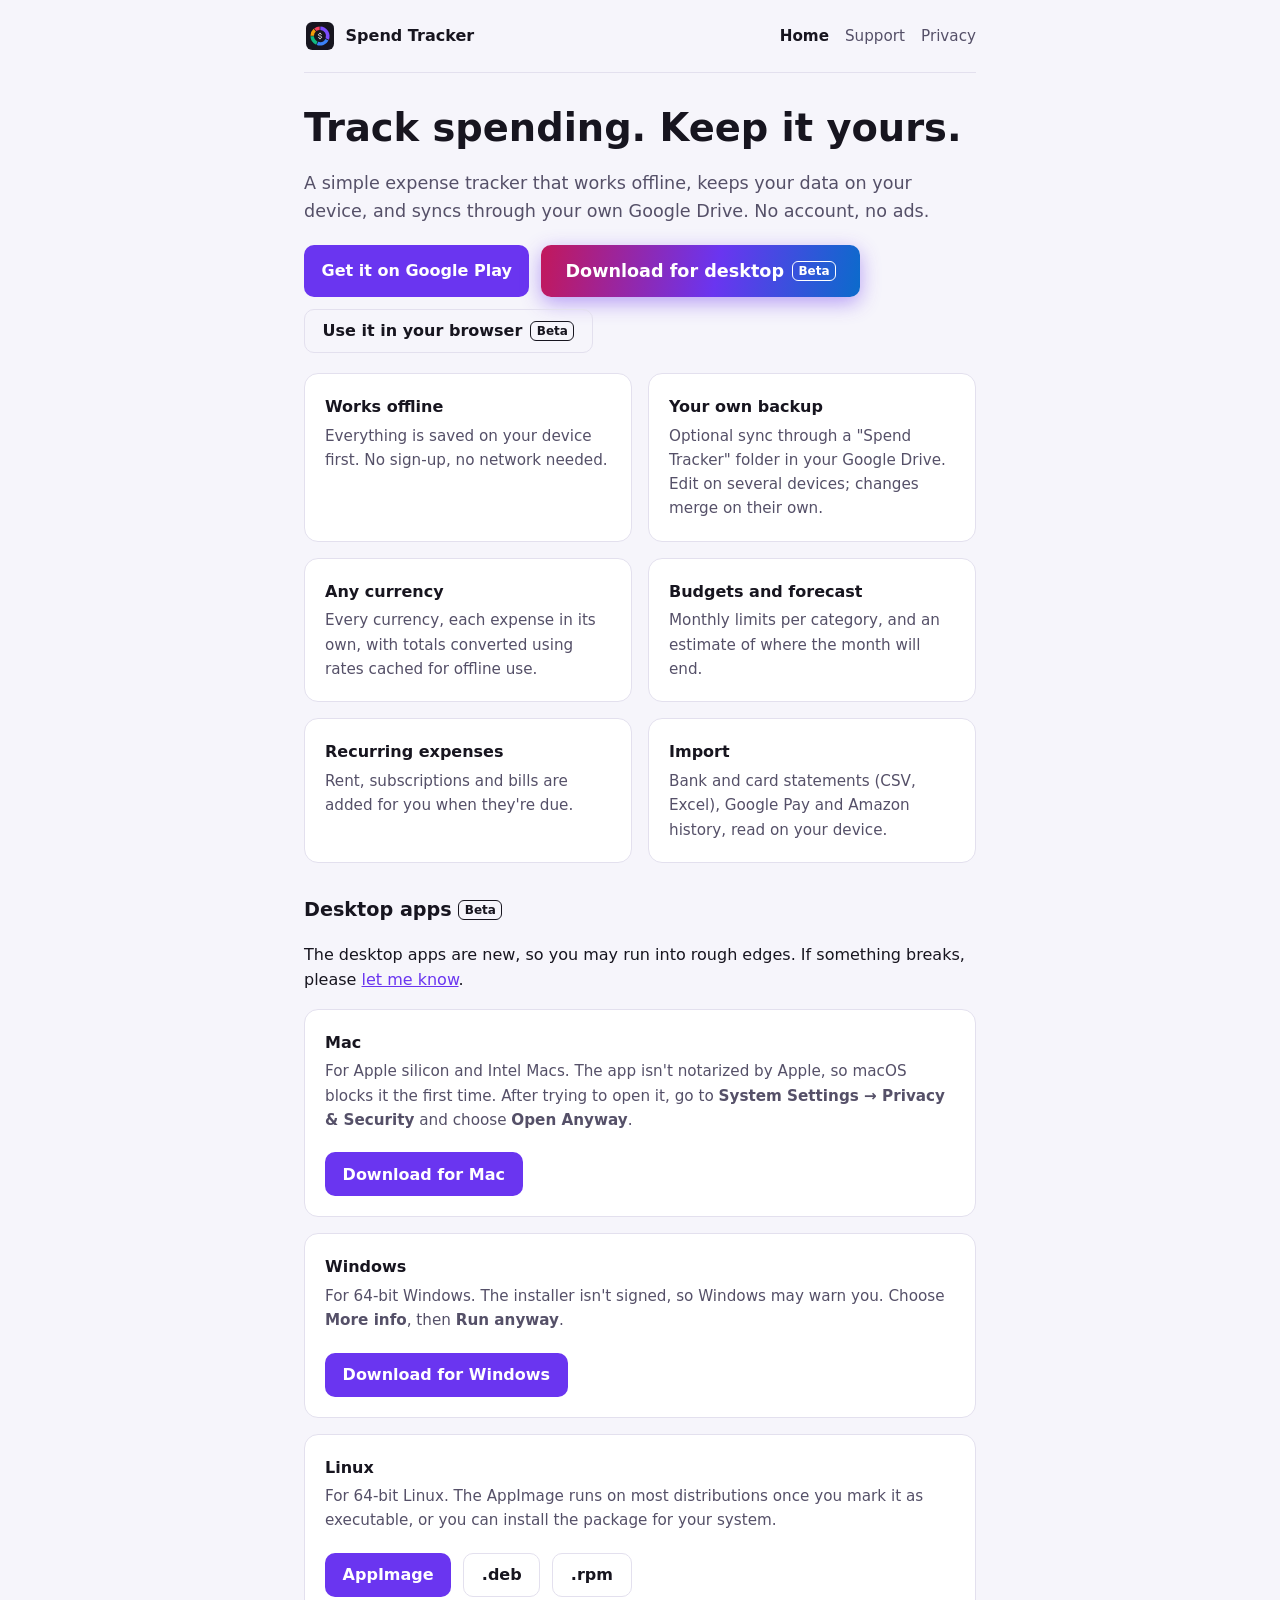
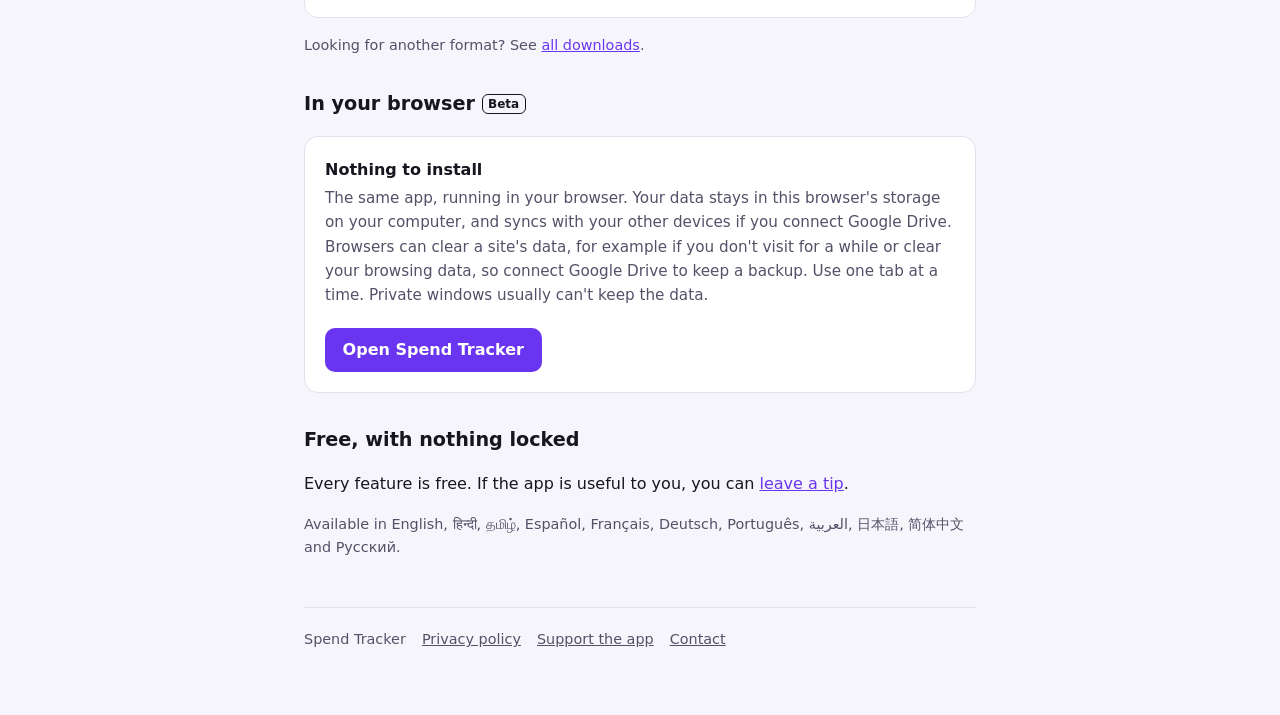
<file: index.html>
<!doctype html>
<html lang="en">
<head>
<meta charset="utf-8">
<meta name="viewport" content="width=device-width, initial-scale=1, viewport-fit=cover">
<title>Spend Tracker: Private Offline Expense Tracker &amp; Budget App for Android</title>
<meta name="description" content="Free expense tracker and budget app for Android, desktop and web. Works offline, no account or ads, multi-currency, budgets, forecasts, recurring bills and bank statement import. Syncs through your own Google Drive.">
<link rel="canonical" href="https://vasanthakumarv.github.io/SpendTracker/">
<meta property="og:type" content="website">
<meta property="og:site_name" content="Spend Tracker">
<meta property="og:title" content="Spend Tracker: Private Offline Expense Tracker">
<meta property="og:description" content="Free, offline, no account, no ads. Budgets, forecasts and multi-currency, synced through your own Google Drive.">
<meta property="og:url" content="https://vasanthakumarv.github.io/SpendTracker/">
<meta name="twitter:card" content="summary">
<script type="application/ld+json">
{
  "@context": "https://schema.org",
  "@type": "MobileApplication",
  "name": "Spend Tracker: Sync & Forecast",
  "operatingSystem": "Android",
  "applicationCategory": "FinanceApplication",
  "description": "A free, offline expense tracker with budgets, forecasts, multi-currency support, recurring expenses and statement import. Syncs through your own Google Drive. No account, no ads.",
  "url": "https://vasanthakumarv.github.io/SpendTracker/",
  "installUrl": "https://play.google.com/store/apps/details?id=io.github.vasanthakumarv.spendtracker",
  "downloadUrl": "https://play.google.com/store/apps/details?id=io.github.vasanthakumarv.spendtracker",
  "offers": { "@type": "Offer", "price": "0", "priceCurrency": "USD" },
  "inLanguage": ["en", "hi", "ta", "es", "fr", "de", "pt", "ar", "ja", "zh-Hans", "ru"]
}
</script>
<link rel="icon" href="icon.svg" type="image/svg+xml">
<link rel="stylesheet" href="style.css">
</head>
<body>
<div class="wrap">
<header><a class="brand" href="index.html"><img src="icon.svg" alt="">Spend Tracker</a><nav><a href="index.html" aria-current="page">Home</a><a href="support.html">Support</a><a href="privacy.html">Privacy</a></nav></header>
<main>
<h1>Track spending. Keep it yours.</h1>
<p class="lead">A simple expense tracker that works offline, keeps your data on your device, and syncs through your own Google Drive. No account, no ads.</p>
<div class="actions">
  <a class="btn" href="https://play.google.com/store/apps/details?id=io.github.vasanthakumarv.spendtracker&referrer=utm_source%3Dwebsite%26utm_medium%3Dhome">Get it on Google Play</a>
  <a class="btn loud" href="#desktop">Download for desktop <span class="badge">Beta</span></a>
  <a class="btn outline" href="#browser">Use it in your browser <span class="badge">Beta</span></a>
</div>
<div class="grid">
  <div class="card"><h3>Works offline</h3><p>Everything is saved on your device first. No sign-up, no network needed.</p></div>
  <div class="card"><h3>Your own backup</h3><p>Optional sync through a "Spend Tracker" folder in your Google Drive. Edit on several devices; changes merge on their own.</p></div>
  <div class="card"><h3>Any currency</h3><p>Every currency, each expense in its own, with totals converted using rates cached for offline use.</p></div>
  <div class="card"><h3>Budgets and forecast</h3><p>Monthly limits per category, and an estimate of where the month will end.</p></div>
  <div class="card"><h3>Recurring expenses</h3><p>Rent, subscriptions and bills are added for you when they're due.</p></div>
  <div class="card"><h3>Import</h3><p>Bank and card statements (CSV, Excel), Google Pay and Amazon history, read on your device.</p></div>
</div>
<h2 id="desktop">Desktop apps <span class="badge">Beta</span></h2>
<p>The desktop apps are new, so you may run into rough edges. If something breaks, please <a href="mailto:vasanth260m12@gmail.com">let me know</a>.</p>
<div class="card">
  <h3>Mac</h3>
  <p>For Apple silicon and Intel Macs. The app isn't notarized by Apple, so macOS blocks it the first time. After trying to open it, go to <b>System Settings → Privacy &amp; Security</b> and choose <b>Open Anyway</b>.</p>
  <div class="actions"><a class="btn" href="https://github.com/VasanthakumarV/SpendTracker/releases/download/v1.0.4/Spend.Tracker_1.0.4_universal.dmg">Download for Mac</a></div>
</div>
<div class="card">
  <h3>Windows</h3>
  <p>For 64-bit Windows. The installer isn't signed, so Windows may warn you. Choose <b>More info</b>, then <b>Run anyway</b>.</p>
  <div class="actions"><a class="btn" href="https://github.com/VasanthakumarV/SpendTracker/releases/download/v1.0.4/Spend.Tracker_1.0.4_x64-setup.exe">Download for Windows</a></div>
</div>
<div class="card">
  <h3>Linux</h3>
  <p>For 64-bit Linux. The AppImage runs on most distributions once you mark it as executable, or you can install the package for your system.</p>
  <div class="actions">
    <a class="btn" href="https://github.com/VasanthakumarV/SpendTracker/releases/download/v1.0.4/Spend.Tracker_1.0.4_amd64.AppImage">AppImage</a>
    <a class="btn outline" href="https://github.com/VasanthakumarV/SpendTracker/releases/download/v1.0.4/Spend.Tracker_1.0.4_amd64.deb">.deb</a>
    <a class="btn outline" href="https://github.com/VasanthakumarV/SpendTracker/releases/download/v1.0.4/Spend.Tracker-1.0.4-1.x86_64.rpm">.rpm</a>
  </div>
</div>
<p class="muted">Looking for another format? See <a href="https://github.com/VasanthakumarV/SpendTracker/releases/latest">all downloads</a>.</p>
<h2 id="browser">In your browser <span class="badge">Beta</span></h2>
<div class="card">
  <h3>Nothing to install</h3>
  <p>The same app, running in your browser. Your data stays in this browser's storage on your computer, and syncs with your other devices if you connect Google Drive. Browsers can clear a site's data, for example if you don't visit for a while or clear your browsing data, so connect Google Drive to keep a backup. Use one tab at a time. Private windows usually can't keep the data.</p>
  <div class="actions"><a class="btn" href="app/">Open Spend Tracker</a></div>
</div>
<h2>Free, with nothing locked</h2>
<p>Every feature is free. If the app is useful to you, you can <a href="support.html">leave a tip</a>.</p>
<p class="muted">Available in English, हिन्दी, தமிழ், Español, Français, Deutsch, Português, العربية, 日本語, 简体中文 and Русский.</p>

</main>
<footer><span>Spend Tracker</span><a href="privacy.html">Privacy policy</a><a href="support.html">Support the app</a><a href="mailto:vasanth260m12@gmail.com">Contact</a></footer>
</div>
</body>
</html>
</file>
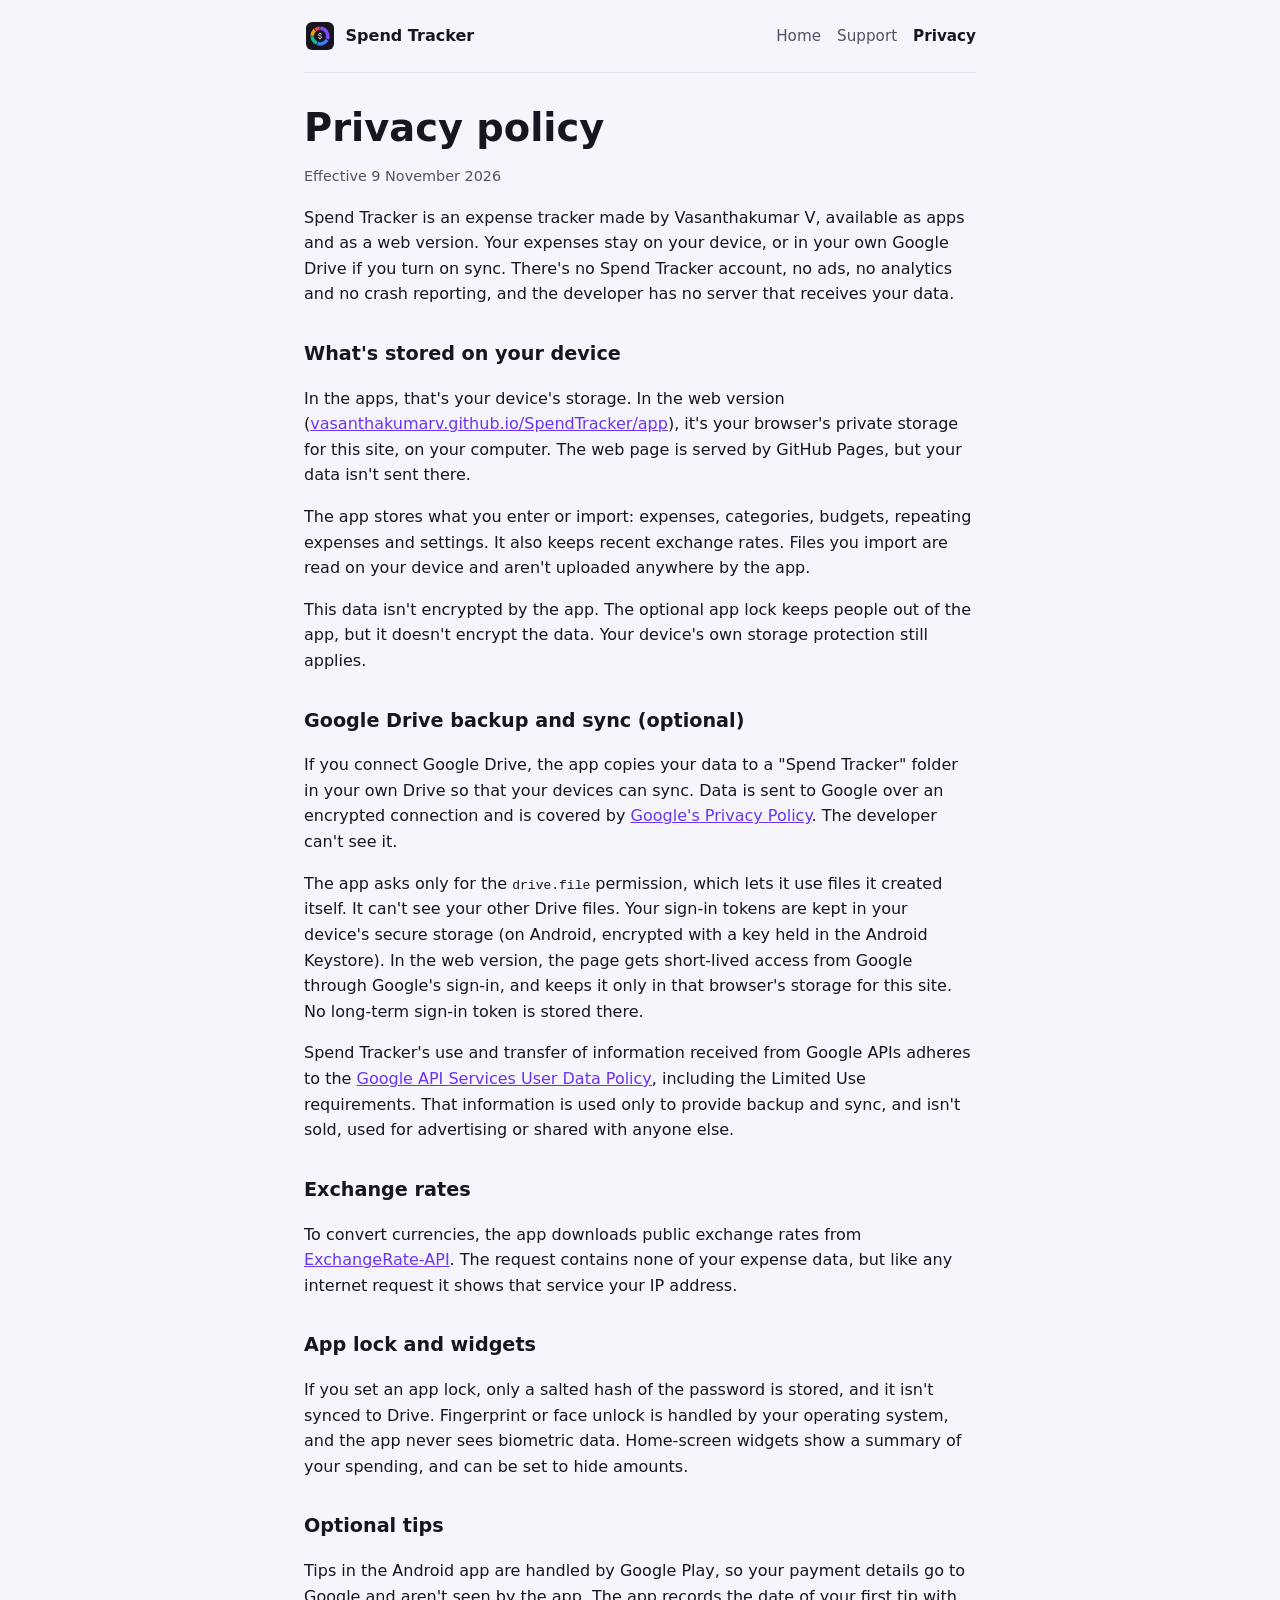
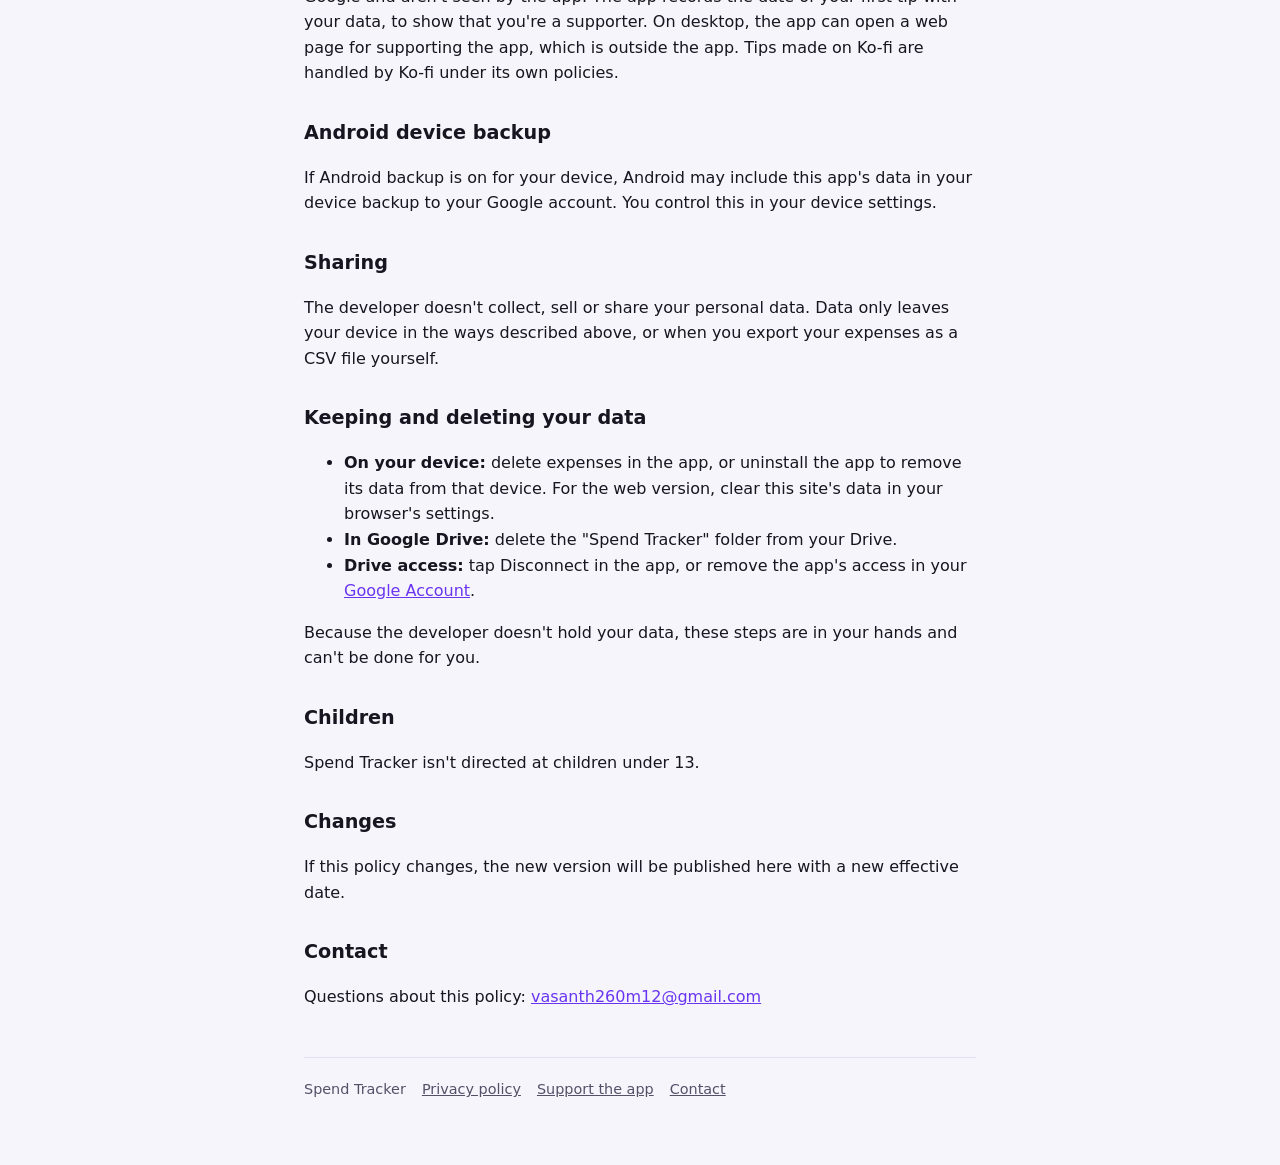
<file: privacy.html>
<!doctype html>
<html lang="en">
<head>
<meta charset="utf-8">
<meta name="viewport" content="width=device-width, initial-scale=1, viewport-fit=cover">
<title>Privacy Policy · Spend Tracker</title>
<meta name="description" content="How Spend Tracker handles your data: stored on your device, optionally backed up to your own Google Drive.">
<link rel="icon" href="icon.svg" type="image/svg+xml">
<link rel="stylesheet" href="style.css">
</head>
<body>
<div class="wrap">
<header><a class="brand" href="index.html"><img src="icon.svg" alt="">Spend Tracker</a><nav><a href="index.html">Home</a><a href="support.html">Support</a><a href="privacy.html" aria-current="page">Privacy</a></nav></header>
<main>
<h1>Privacy policy</h1>
<p class="muted">Effective 9 November 2026</p>

<p>Spend Tracker is an expense tracker made by Vasanthakumar V, available as apps and as a web version. Your expenses stay on your device, or in your own Google Drive if you turn on sync. There's no Spend Tracker account, no ads, no analytics and no crash reporting, and the developer has no server that receives your data.</p>

<h2>What's stored on your device</h2>
<p>In the apps, that's your device's storage. In the web version (<a href="app/">vasanthakumarv.github.io/SpendTracker/app</a>), it's your browser's private storage for this site, on your computer. The web page is served by GitHub Pages, but your data isn't sent there.</p>
<p>The app stores what you enter or import: expenses, categories, budgets, repeating expenses and settings. It also keeps recent exchange rates. Files you import are read on your device and aren't uploaded anywhere by the app.</p>
<p>This data isn't encrypted by the app. The optional app lock keeps people out of the app, but it doesn't encrypt the data. Your device's own storage protection still applies.</p>

<h2>Google Drive backup and sync (optional)</h2>
<p>If you connect Google Drive, the app copies your data to a "Spend Tracker" folder in your own Drive so that your devices can sync. Data is sent to Google over an encrypted connection and is covered by <a href="https://policies.google.com/privacy">Google's Privacy Policy</a>. The developer can't see it.</p>
<p>The app asks only for the <code>drive.file</code> permission, which lets it use files it created itself. It can't see your other Drive files. Your sign-in tokens are kept in your device's secure storage (on Android, encrypted with a key held in the Android Keystore). In the web version, the page gets short-lived access from Google through Google's sign-in, and keeps it only in that browser's storage for this site. No long-term sign-in token is stored there.</p>
<p>Spend Tracker's use and transfer of information received from Google APIs adheres to the <a href="https://developers.google.com/terms/api-services-user-data-policy">Google API Services User Data Policy</a>, including the Limited Use requirements. That information is used only to provide backup and sync, and isn't sold, used for advertising or shared with anyone else.</p>

<h2>Exchange rates</h2>
<p>To convert currencies, the app downloads public exchange rates from <a href="https://www.exchangerate-api.com">ExchangeRate-API</a>. The request contains none of your expense data, but like any internet request it shows that service your IP address.</p>

<h2>App lock and widgets</h2>
<p>If you set an app lock, only a salted hash of the password is stored, and it isn't synced to Drive. Fingerprint or face unlock is handled by your operating system, and the app never sees biometric data. Home-screen widgets show a summary of your spending, and can be set to hide amounts.</p>

<h2>Optional tips</h2>
<p>Tips in the Android app are handled by Google Play, so your payment details go to Google and aren't seen by the app. The app records the date of your first tip with your data, to show that you're a supporter. On desktop, the app can open a web page for supporting the app, which is outside the app. Tips made on Ko-fi are handled by Ko-fi under its own policies.</p>

<h2>Android device backup</h2>
<p>If Android backup is on for your device, Android may include this app's data in your device backup to your Google account. You control this in your device settings.</p>

<h2>Sharing</h2>
<p>The developer doesn't collect, sell or share your personal data. Data only leaves your device in the ways described above, or when you export your expenses as a CSV file yourself.</p>

<h2>Keeping and deleting your data</h2>
<ul>
  <li><strong>On your device:</strong> delete expenses in the app, or uninstall the app to remove its data from that device. For the web version, clear this site's data in your browser's settings.</li>
  <li><strong>In Google Drive:</strong> delete the "Spend Tracker" folder from your Drive.</li>
  <li><strong>Drive access:</strong> tap Disconnect in the app, or remove the app's access in your <a href="https://myaccount.google.com/connections">Google Account</a>.</li>
</ul>
<p>Because the developer doesn't hold your data, these steps are in your hands and can't be done for you.</p>

<h2>Children</h2>
<p>Spend Tracker isn't directed at children under 13.</p>

<h2>Changes</h2>
<p>If this policy changes, the new version will be published here with a new effective date.</p>

<h2>Contact</h2>
<p>Questions about this policy: <a href="mailto:vasanth260m12@gmail.com">vasanth260m12@gmail.com</a></p>

</main>
<footer><span>Spend Tracker</span><a href="privacy.html">Privacy policy</a><a href="support.html">Support the app</a><a href="mailto:vasanth260m12@gmail.com">Contact</a></footer>
</div>
</body>
</html>
</file>
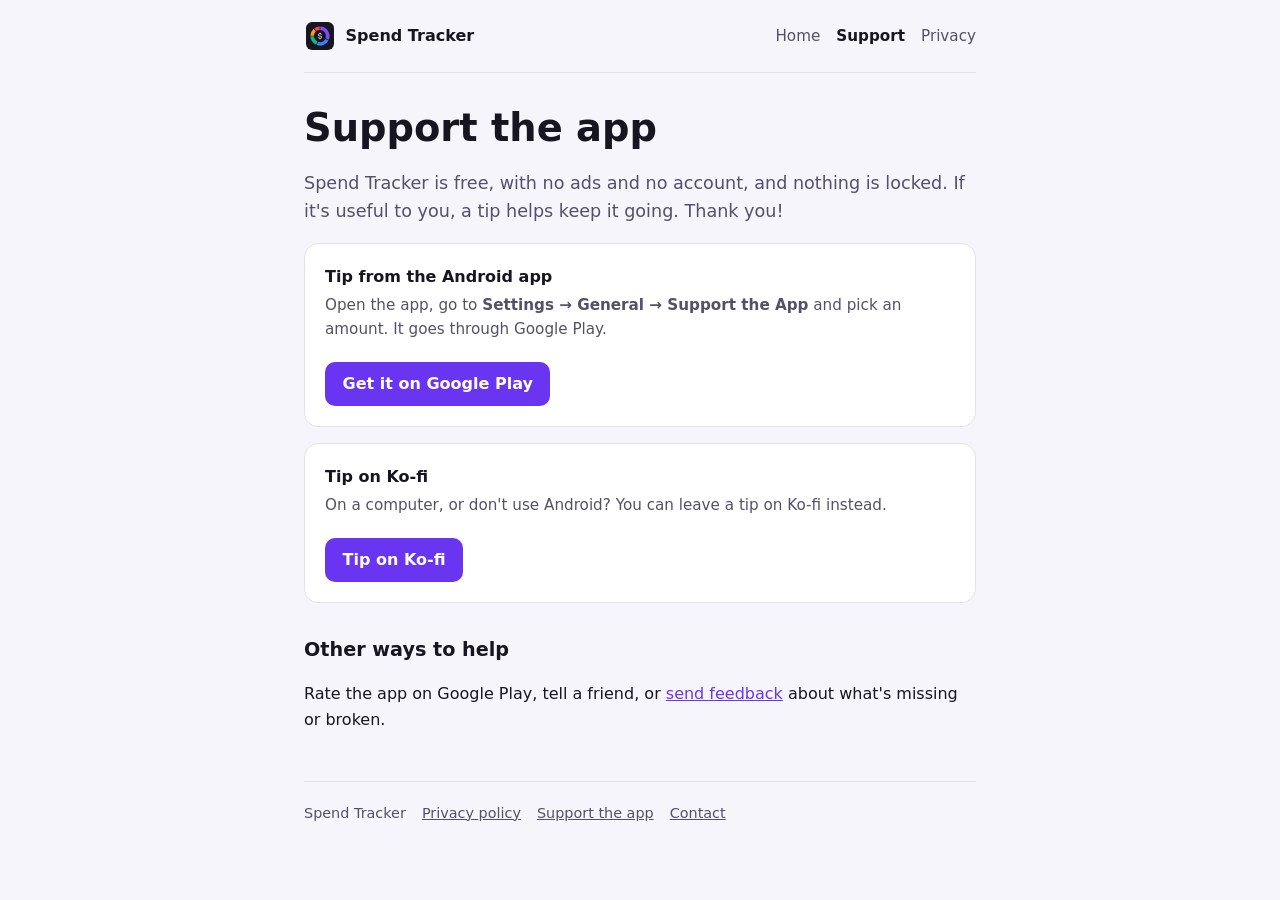
<file: support.html>
<!doctype html>
<html lang="en">
<head>
<meta charset="utf-8">
<meta name="viewport" content="width=device-width, initial-scale=1, viewport-fit=cover">
<title>Support Spend Tracker</title>
<meta name="description" content="Leave an optional tip for Spend Tracker through Google Play or Ko-fi.">
<link rel="icon" href="icon.svg" type="image/svg+xml">
<link rel="stylesheet" href="style.css">
</head>
<body>
<div class="wrap">
<header><a class="brand" href="index.html"><img src="icon.svg" alt="">Spend Tracker</a><nav><a href="index.html">Home</a><a href="support.html" aria-current="page">Support</a><a href="privacy.html">Privacy</a></nav></header>
<main>
<h1>Support the app</h1>
<p class="lead">Spend Tracker is free, with no ads and no account, and nothing is locked. If it's useful to you, a tip helps keep it going. Thank you!</p>
<div class="card">
  <h3>Tip from the Android app</h3>
  <p>Open the app, go to <b>Settings → General → Support the App</b> and pick an amount. It goes through Google Play.</p>
  <div class="actions"><a class="btn" href="https://play.google.com/store/apps/details?id=io.github.vasanthakumarv.spendtracker&referrer=utm_source%3Dwebsite%26utm_medium%3Dsupport">Get it on Google Play</a></div>
</div>
<div class="card">
  <h3>Tip on Ko-fi</h3>
  <p>On a computer, or don't use Android? You can leave a tip on Ko-fi instead.</p>
  <div class="actions"><a class="btn" href="https://ko-fi.com/vasanthakumarv">Tip on Ko-fi</a></div>
</div>
<h2>Other ways to help</h2>
<p>Rate the app on Google Play, tell a friend, or <a href="mailto:vasanth260m12@gmail.com">send feedback</a> about what's missing or broken.</p>

</main>
<footer><span>Spend Tracker</span><a href="privacy.html">Privacy policy</a><a href="support.html">Support the app</a><a href="mailto:vasanth260m12@gmail.com">Contact</a></footer>
</div>
</body>
</html>
</file>
<file: style.css>
:root {
  color-scheme: light dark;
  --bg: #f6f5fb; --panel: #ffffff; --line: #e3e0ee; --fg: #17151f; --dim: #555068; --accent: #6a35f0; --on-accent: #fff;
  font-family: system-ui, -apple-system, "Segoe UI", Roboto, sans-serif;
}
@media (prefers-color-scheme: dark) {
  :root { --bg: #0f0e15; --panel: #18161f; --line: #2b2836; --fg: #ecebf2; --dim: #a6a2b6; --accent: #8e6dff; --on-accent: #fff; }
}
* { box-sizing: border-box; }
body { margin: 0; background: var(--bg); color: var(--fg); line-height: 1.6; }
a { color: var(--accent); }
.wrap { max-width: 44rem; margin: 0 auto; padding: 0 max(1rem, env(safe-area-inset-left)) 4rem; }
header { display: flex; flex-wrap: wrap; align-items: center; gap: .75rem 1.25rem; padding: 1.25rem 0; border-bottom: 1px solid var(--line); margin-bottom: 2rem; }
header .brand { display: flex; align-items: center; gap: .6rem; font-weight: 700; color: var(--fg); text-decoration: none; margin-inline-end: auto; }
header img { width: 32px; height: 32px; }
header nav { display: flex; gap: 1rem; font-size: .95rem; }
header nav a { color: var(--dim); text-decoration: none; }
header nav a[aria-current] { color: var(--fg); font-weight: 600; }
h1 { font-size: clamp(1.8rem, 5vw, 2.4rem); line-height: 1.2; margin: 0 0 .75rem; }
h2 { font-size: 1.2rem; margin: 2rem 0 .5rem; }
.lead { font-size: 1.1rem; color: var(--dim); }
.muted { color: var(--dim); font-size: .9rem; }
.card { background: var(--panel); border: 1px solid var(--line); border-radius: 14px; padding: 1.25rem; margin: 1rem 0; }
h2[id] { scroll-margin-top: 1rem; }
.card .actions { margin-bottom: 0; }
.grid { display: grid; gap: 1rem; grid-template-columns: repeat(auto-fit, minmax(14rem, 1fr)); }
.grid .card { margin: 0; }
.card h3 { margin: 0 0 .25rem; font-size: 1rem; }
.card p { margin: 0; color: var(--dim); font-size: .95rem; }
.btn { display: inline-flex; align-items: center; gap: .5rem; min-height: 44px; padding: 0 1.1rem; border-radius: 10px; background: var(--accent); color: var(--on-accent); font-weight: 600; text-decoration: none; }
.btn.outline { background: transparent; color: var(--fg); border: 1px solid var(--line); }
.btn.loud { min-height: 52px; padding: 0 1.5rem; font-size: 1.1rem; font-weight: 700; color: #fff; background: linear-gradient(100deg, #c2185b, #6a35f0 55%, #0b6bcb); box-shadow: 0 6px 20px rgb(106 53 240 / .45); transition: transform .15s, box-shadow .15s; }
.btn.loud:hover { transform: translateY(-2px); box-shadow: 0 10px 26px rgb(106 53 240 / .6); }
@media (prefers-reduced-motion: reduce) { .btn.loud { transition: none; } .btn.loud:hover { transform: none; } }
.badge { display: inline-block; padding: 0 .45em; border: 1px solid currentColor; border-radius: 6px; font-size: .75rem; font-weight: 600; line-height: 1.5; vertical-align: middle; }
.actions { display: flex; flex-wrap: wrap; gap: .75rem; margin: 1.25rem 0; }
.qr { display: block; width: 220px; max-width: 100%; aspect-ratio: 1; border-radius: 12px; background: #fff; border: 1px solid var(--line); margin: .75rem 0; }
.todo { background: #fff3c4; color: #5a4300; padding: 0 .3em; border-radius: 4px; }
footer { margin-top: 3rem; padding-top: 1.25rem; border-top: 1px solid var(--line); color: var(--dim); font-size: .9rem; display: flex; flex-wrap: wrap; gap: 1rem; }
footer a { color: var(--dim); }
</file>
